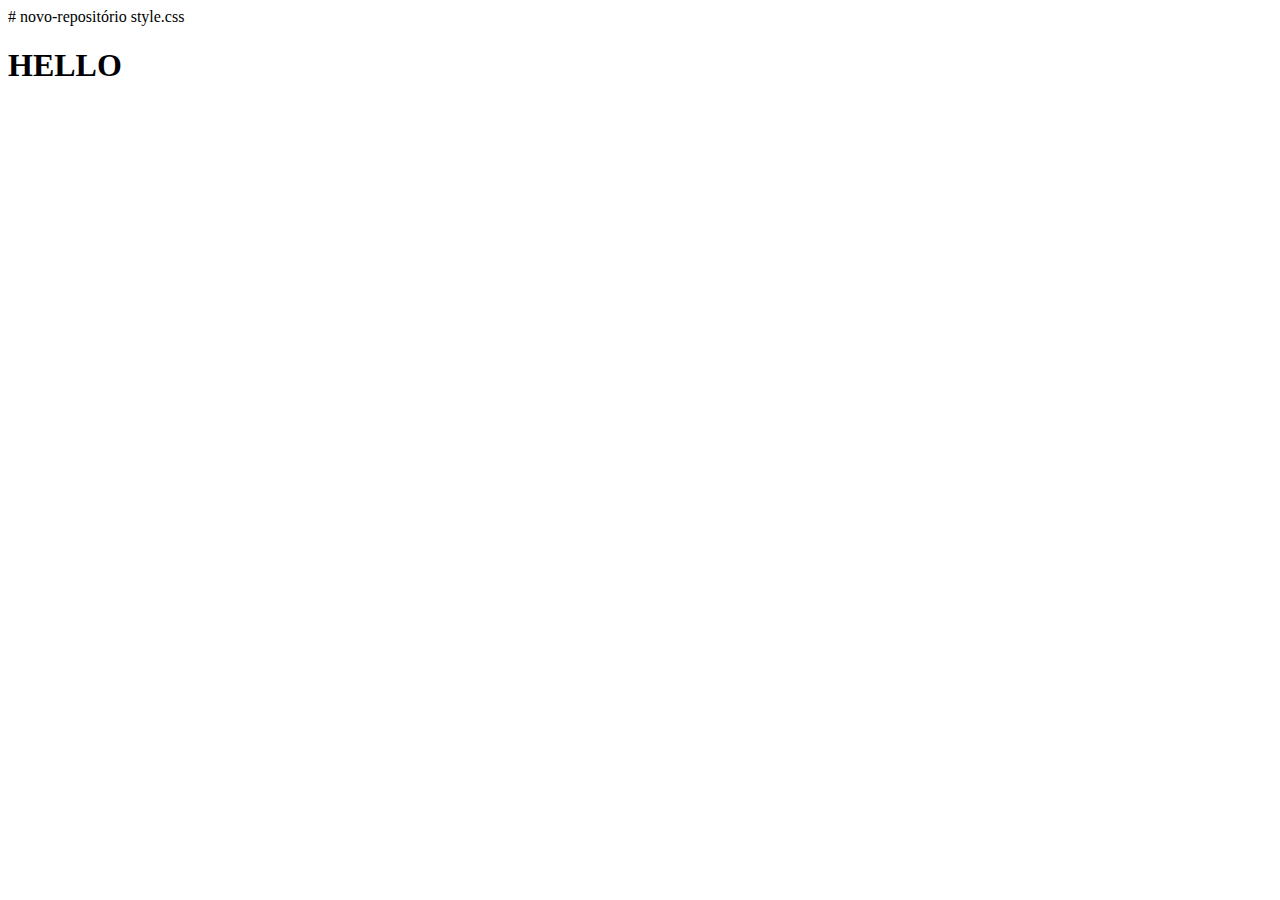
<file: index.html>
# novo-repositório style.css
<!DOCTYPE html>
<html lang="en">
  <head>
    <meta charset="UTF-8" />
    <meta name="viewport" content="width=<device-width>, initial-scale=1.0" />
    <title>Document</title>
  </head>
  <body>
    <h1>HELLO</h1>
  </body>
</html>
</file>
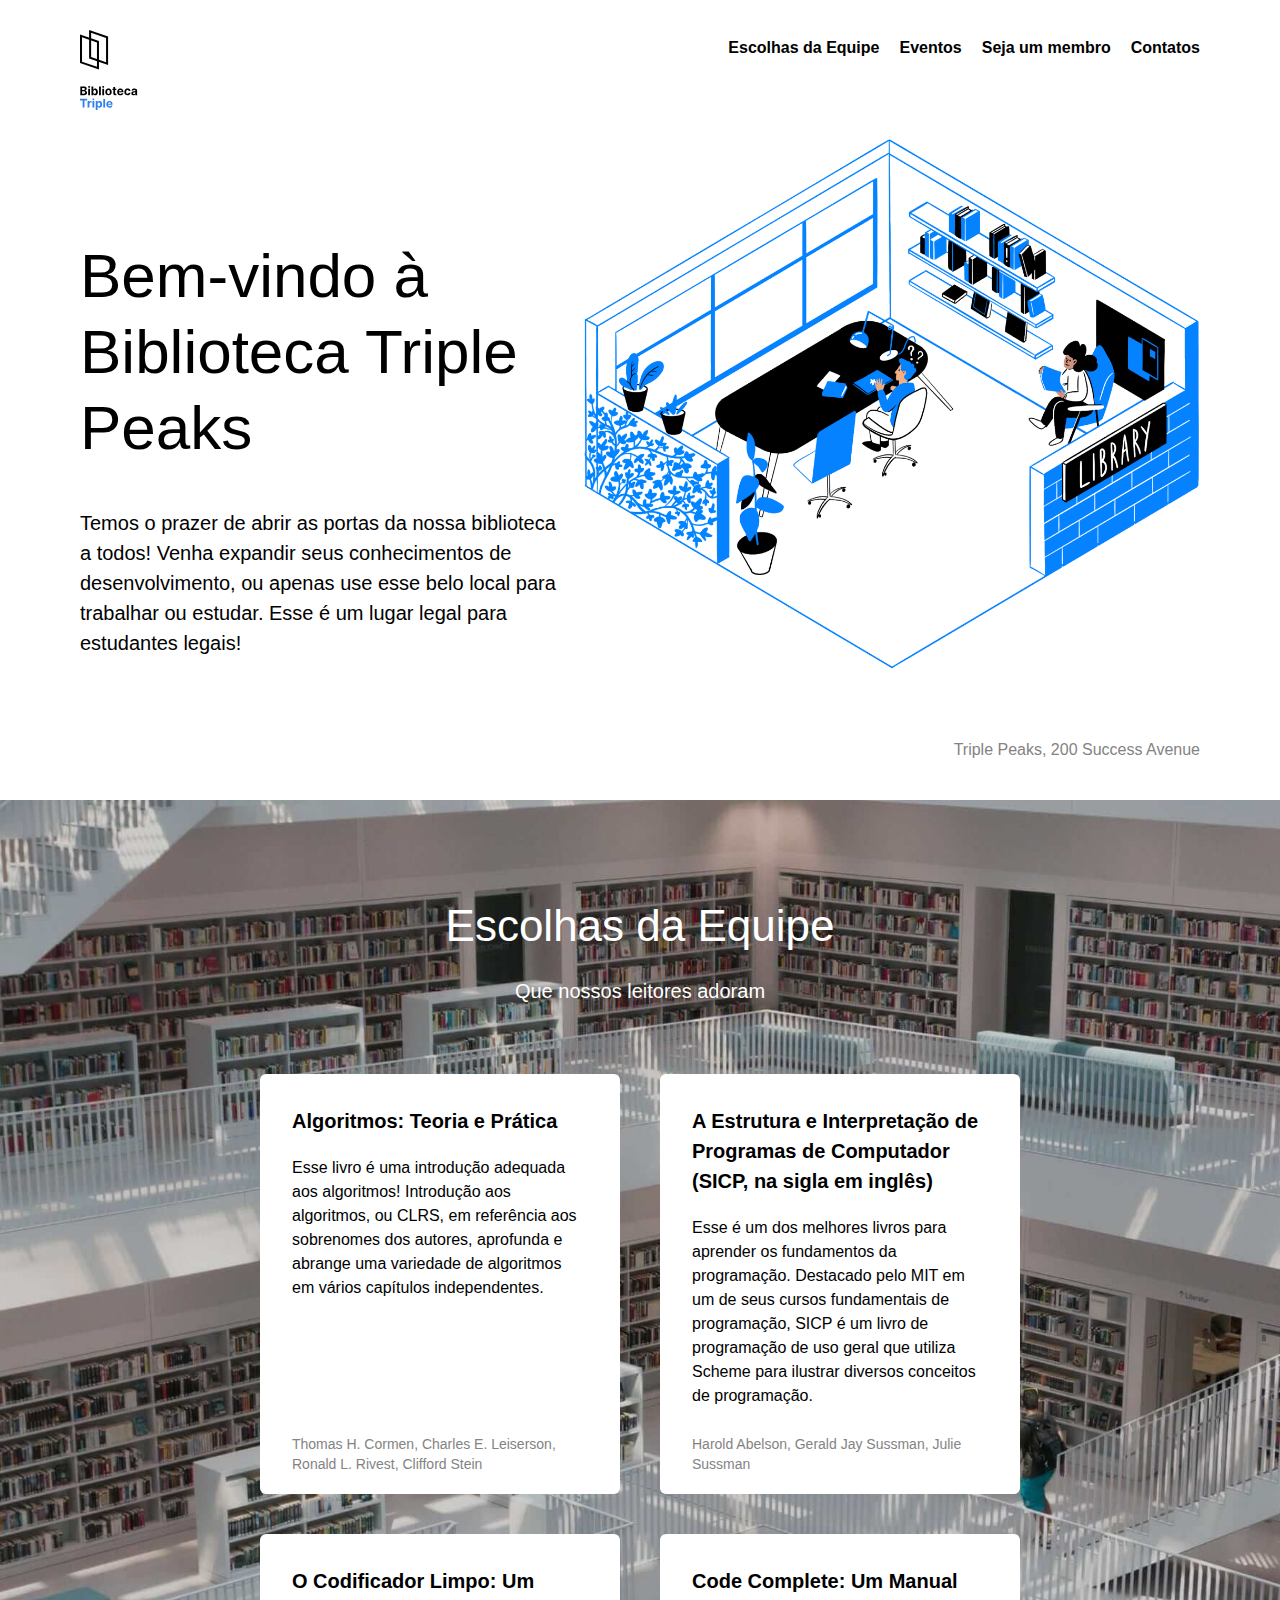
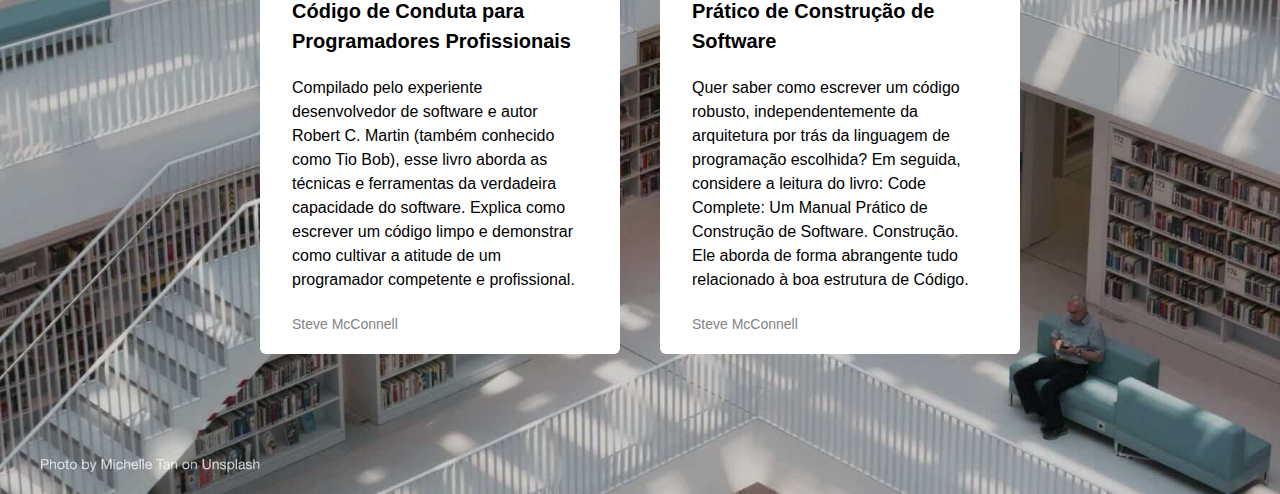
<file: web_project_library_pt_v4/index.html>
<!DOCTYPE html>
<html lang="pt">
  <head>
    <meta charset="UTF-8" />
    <meta name="viewport" content="width=device-width, initial-scale=1.0" />
    <title>Biblioteca Triple Peaks</title>
    <link rel="shortcut icon" href="favicon.ico" />
    <link rel="stylesheet" href="./vendor/normalize.css" />
    <link rel="stylesheet" href="./styles/style.css" />
  </head>
  <body>
    <div class="page">
      <header class="header">
        <nav class="nav">
          <img
            imigit
            src="./images/logo.svg"
            alt="Logotipo da Biblioteca Triple Peaks"
            class="nav__logo"
          />
          <ul class="nav__links">
            <li>
              <a href="#staff" class="nav__link">Escolhas da Equipe</a>
            </li>
            <li>
              <a class="nav__link">Eventos</a>
            </li>
            <li>
              <a class="nav__link">Seja um membro</a>
            </li>
            <li>
              <a class="nav__link">Contatos</a>
            </li>
          </ul>
        </nav>
        <div class="header__content">
          <div>
            <h1 class="header__title">Bem-vindo à Biblioteca Triple Peaks</h1>
            <p class="header__description">
              Temos o prazer de abrir as portas da nossa biblioteca a todos!
              Venha expandir seus conhecimentos de desenvolvimento, ou apenas
              use esse belo local para trabalhar ou estudar. Esse é um lugar
              legal para estudantes legais!
            </p>
          </div>
          <img
            src="./images/inside_the_library.png"
            alt="Ilustração 'Dentro da biblioteca'"
            class="header__image"
          />
        </div>
        <div class="header__footer">
          <p class="header__address">Triple Peaks, 200 Success Avenue</p>
        </div>
      </header>
      <main class="content">
        <section class="staff" id="staff">
          <h2 class="staff__title">Escolhas da Equipe</h2>
          <p class="staff__subtitle">Que nossos leitores adoram</p>
          <ul class="staff__cards">
            <li class="card">
              <div class="card__content">
                <h3 class="card__title">Algoritmos: Teoria e Prática</h3>
                <p class="card__text">
                  Esse livro é uma introdução adequada aos algoritmos!
                  Introdução aos algoritmos, ou CLRS, em referência aos
                  sobrenomes dos autores, aprofunda e abrange uma variedade de
                  algoritmos em vários capítulos independentes.
                </p>
                <p class="card__footer">
                  Thomas H. Cormen, Charles E. Leiserson, Ronald L. Rivest,
                  Clifford Stein
                </p>
              </div>
            </li>
            <li class="card">
              <div class="card__content">
                <h3 class="card__title">
                  A Estrutura e Interpretação de Programas de Computador (SICP,
                  na sigla em inglês)
                </h3>
                <p class="card__text">
                  Esse é um dos melhores livros para aprender os fundamentos da
                  programação. Destacado pelo MIT em um de seus cursos
                  fundamentais de programação, SICP é um livro de programação de
                  uso geral que utiliza Scheme para ilustrar diversos conceitos
                  de programação.
                </p>
                <p class="card__footer">
                  Harold Abelson, Gerald Jay Sussman, Julie Sussman
                </p>
              </div>
            </li>

            <li class="card">
              <div class="card__content">
                <h3 class="card__title">
                  O Codificador Limpo: Um Código de Conduta para Programadores
                  Profissionais
                </h3>
                <p class="card__text">
                  Compilado pelo experiente desenvolvedor de software e autor
                  Robert C. Martin (também conhecido como Tio Bob), esse livro
                  aborda as técnicas e ferramentas da verdadeira capacidade do
                  software. Explica como escrever um código limpo e demonstrar
                  como cultivar a atitude de um programador competente e
                  profissional.
                </p>
                <p class="card__footer">Steve McConnell</p>
              </div>
            </li>

            <li class="card">
              <div class="card__content">
                <h3 class="card__title">
                  Code Complete: Um Manual Prático de Construção de Software
                </h3>
                <p class="card__text">
                  Quer saber como escrever um código robusto, independentemente
                  da arquitetura por trás da linguagem de programação escolhida?
                  Em seguida, considere a leitura do livro: Code Complete: Um
                  Manual Prático de Construção de Software. Construção. Ele
                  aborda de forma abrangente tudo relacionado à boa estrutura de
                  Código.
                </p>
                <p class="card__footer">Steve McConnell</p>
              </div>
            </li>
          </ul>
        </section>
      </main>
    </div>
  </body>
</html>
</file>
<file: web_project_library_pt_v4/styles/style.css>
.page {
  min-width: 1100px;
  max-width: 1600px;
  margin: 0 auto;
  font-size: 16px;
  font-family: Arial, sans-serif;
  line-height: 20px;
}

.header {
  display: flex;
  flex-direction: column;
  height: 100vh;
  min-height: 720px;
  max-height: 800px;
  padding: 30px 80px 40px;
  position: relative;
  box-sizing: border-box;
}

.nav {
  display: flex;
  justify-content: space-between;
}

.nav__logo {
  justify-content: flex-start;
  width: 58px;
  height: 80px;
}

.nav__links {
  display: flex;
  justify-content: flex-end;
  column-gap: 20px;
  padding-left: 0;
  list-style-type: none;
  margin-top: 8px;
}

.nav__link {
  color: #000000;
  font-weight: bold;
  text-decoration: none;
}

.header__content {
  display: flex;
  justify-content: space-between;
}

.header__title {
  max-width: 635px;
  font-size: 62px;
  line-height: 76px;
  margin-top: 128px;
  font-weight: 500;
}

.header__description {
  max-width: 515px;
  font-size: 20px;
  line-height: 30px;
  margin-top: 32px;
}

.header__image {
  display: flex;
  max-width: 636px;
}

.header__footer {
  margin-top: auto;
  width: 100%;
  display: flex;
  align-items: center;
  justify-content: flex-end;
  box-sizing: border-box;
}

.header__link {
  color: #2f80ed;
  text-decoration: none;
}

.header__address {
  margin: 0;
  color: #838383;
}

.staff {
  background-image: url("../images/staff_picks_background.jpg");
  padding: 100px 0 140px;
  background-size: cover;
}

.staff__title {
  text-align: center;
  font-size: 44px;
  line-height: 52px;
  font-weight: 400;
  margin: 0 0 24px;
  color: #ffffff;
}

.staff__subtitle {
  text-align: center;
  font-size: 20px;
  line-height: 30px;
  font-weight: 400;
  margin: 0;
  color: #ffffff;
}

.staff__cards {
  max-width: 760px;
  margin: 68px auto 0;
  padding-left: 0;
  justify-content: center;
  display: flex;
  flex-wrap: wrap;
  gap: 40px;
  list-style-type: none;
}

.card {
  padding: 32px 40px 20px 32px;
  background-color: #fff;
  border-radius: 6px;
  box-sizing: border-box;
  width: 360px;
  height: 420px;
}

.card__content {
  width: 100%;
  height: 100%;
  display: flex;
  flex-direction: column;
}

.card__title {
  font-size: 20px;
  line-height: 30px;
  font-weight: 700;
  margin: 0;
}

.card__text {
  margin: 20px 0 0;
  font-size: 16px;
  line-height: 24px;
}

.card__footer {
  margin: 0px;
  margin-top: auto;
  font-size: 14px;
  line-height: 20px;
  color: #838383;
  justify-content: flex-start;
}
</file>
